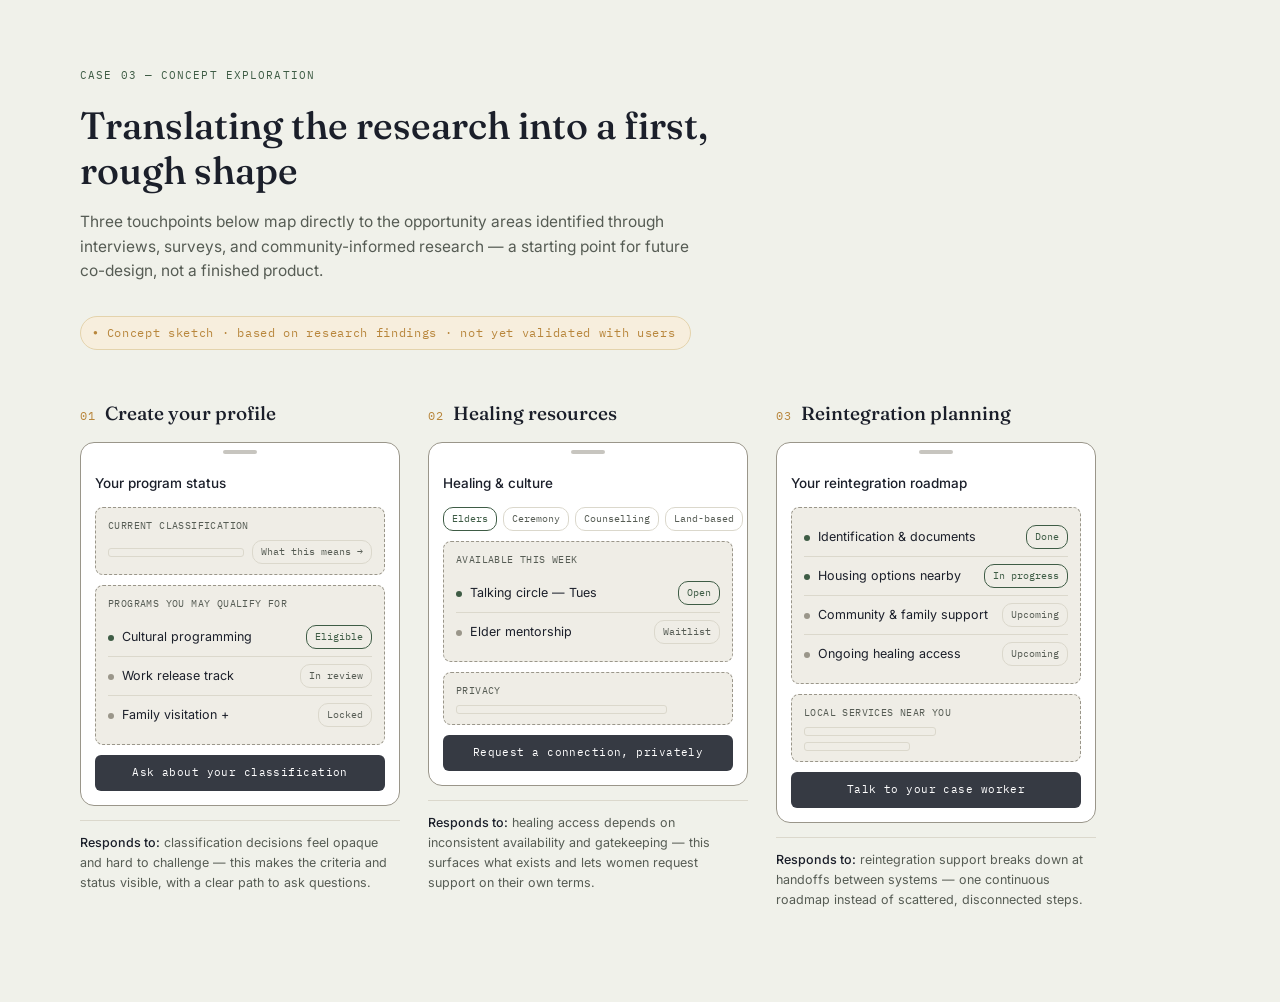
<file: indigenous-case-concept.html>
<!DOCTYPE html>
<html lang="en">
<head>
<meta charset="UTF-8">
<meta name="viewport" content="width=device-width, initial-scale=1.0">
<title>Design research for dignity — concept exploration</title>
<link rel="preconnect" href="https://fonts.googleapis.com">
<link rel="preconnect" href="https://fonts.gstatic.com" crossorigin>
<link href="https://fonts.googleapis.com/css2?family=Fraunces:opsz,wght@9..144,300;9..144,400;9..144,500;9..144,600&family=Inter:wght@400;500;600&family=IBM+Plex+Mono:wght@400;500&display=swap" rel="stylesheet">
<style>
  :root{
    --bg:#F0F1EA;
    --surface:#FFFFFF;
    --ink:#1B1F2A;
    --ink-soft:#565C54;
    --accent:#3E5C45;
    --warm:#B8863C;
    --warm-bg:#F7EEDD;
    --rule:#DBD8CC;
    --wire:#9A968A;
    --wire-fill:#EFEDE6;
    --font-display:'Fraunces', serif;
    --font-body:'Inter', sans-serif;
    --font-mono:'IBM Plex Mono', monospace;
  }
  *{box-sizing:border-box;}
  body{
    margin:0; background:var(--bg); color:var(--ink);
    font-family:var(--font-body); line-height:1.6; padding:56px 40px 80px;
    -webkit-font-smoothing:antialiased;
  }
  .wrap{max-width:1120px; margin:0 auto;}

  .case-tag{
    font-family:var(--font-mono); font-size:11px; letter-spacing:0.1em;
    color:var(--accent); margin-bottom:18px;
  }
  h1{
    font-family:var(--font-display); font-weight:500;
    font-size:clamp(28px,4vw,38px); line-height:1.2; margin:0 0 16px; max-width:680px;
  }
  .intro{max-width:620px; color:var(--ink-soft); font-size:15.5px; margin:0 0 20px;}
  .status-pill{
    display:inline-flex; align-items:center; gap:8px;
    font-family:var(--font-mono); font-size:11.5px; letter-spacing:0.06em;
    color:var(--warm); background:var(--warm-bg);
    border:1px solid #E4D3AC; border-radius:20px; padding:7px 14px 7px 12px;
    margin-bottom:48px;
  }
  .status-pill::before{content:"●"; font-size:8px;}

  .flow{display:flex; gap:28px; flex-wrap:wrap; align-items:flex-start;}
  .step{width:320px; display:flex; flex-direction:column;}
  .step-head{display:flex; align-items:baseline; gap:10px; margin-bottom:14px;}
  .step-num{font-family:var(--font-mono); font-size:12px; color:var(--warm); letter-spacing:0.05em;}
  .step-title{font-family:var(--font-display); font-weight:500; font-size:19px;}

  .device{
    background:var(--surface);
    border:1.5px solid var(--wire);
    border-radius:14px;
    padding:14px;
    position:relative;
  }
  .device::before{
    content:""; position:absolute; top:7px; left:50%; transform:translateX(-50%);
    width:34px; height:4px; border-radius:2px; background:var(--wire);
    opacity:.55;
  }
  .screen{margin-top:16px;}
  .bar{height:9px; border-radius:3px; background:var(--wire-fill); border:1px solid var(--rule);}
  .bar.w-60{width:60%;} .bar.w-40{width:40%;} .bar.w-80{width:80%;} .bar.w-50{width:50%;}
  .scr-head{font-family:var(--font-body); font-weight:500; font-size:13.5px; color:var(--ink); margin-bottom:12px;}

  .block{
    border:1px dashed var(--wire); border-radius:8px; padding:10px 12px; margin-bottom:10px;
    background:var(--wire-fill);
  }
  .block .label{font-family:var(--font-mono); font-size:10px; color:var(--ink-soft); letter-spacing:.04em; margin-bottom:6px; display:block;}
  .row{display:flex; justify-content:space-between; align-items:center; gap:8px;}
  .chip{
    font-family:var(--font-mono); font-size:10px; padding:3px 8px; border-radius:10px;
    border:1px solid var(--rule); color:var(--ink-soft); white-space:nowrap;
  }
  .chip.open{color:var(--accent); border-color:var(--accent);}
  .list-item{display:flex; justify-content:space-between; align-items:center; padding:7px 0; border-bottom:1px solid var(--rule); font-size:12.5px;}
  .list-item:last-child{border-bottom:none;}
  .list-item .dot{width:6px; height:6px; border-radius:50%; background:var(--wire); display:inline-block; margin-right:8px;}
  .list-item.done .dot{background:var(--accent);}
  .cta{
    margin-top:6px; text-align:center; font-family:var(--font-mono); font-size:11px;
    letter-spacing:.04em; color:var(--surface); background:var(--ink);
    border-radius:6px; padding:9px; opacity:.88;
  }

  .caption{
    font-size:12.5px; color:var(--ink-soft); margin-top:14px; padding-top:12px;
    border-top:1px solid var(--rule);
  }
  .caption b{color:var(--ink); font-weight:500;}

  @media (max-width:720px){
    body{padding:40px 20px 60px;}
    .step{width:100%;}
  }
</style>
</head>
<body>
<div class="wrap">
  <p class="case-tag">CASE 03 — CONCEPT EXPLORATION</p>
  <h1>Translating the research into a first, rough shape</h1>
  <p class="intro">Three touchpoints below map directly to the opportunity areas identified through interviews, surveys, and community-informed research — a starting point for future co-design, not a finished product.</p>
  <p class="status-pill">Concept sketch · based on research findings · not yet validated with users</p>

  <div class="flow">

    <div class="step">
      <div class="step-head"><span class="step-num">01</span><span class="step-title">Create your profile</span></div>
      <div class="device">
        <div class="screen">
          <p class="scr-head">Your program status</p>
          <div class="block">
            <span class="label">CURRENT CLASSIFICATION</span>
            <div class="row"><span class="bar w-60"></span><span class="chip">What this means →</span></div>
          </div>
          <div class="block">
            <span class="label">PROGRAMS YOU MAY QUALIFY FOR</span>
            <div class="list-item done"><span><span class="dot"></span>Cultural programming</span><span class="chip open">Eligible</span></div>
            <div class="list-item"><span><span class="dot"></span>Work release track</span><span class="chip">In review</span></div>
            <div class="list-item"><span><span class="dot"></span>Family visitation +</span><span class="chip">Locked</span></div>
          </div>
          <div class="cta">Ask about your classification</div>
        </div>
      </div>
      <p class="caption"><b>Responds to:</b> classification decisions feel opaque and hard to challenge — this makes the criteria and status visible, with a clear path to ask questions.</p>
    </div>

    <div class="step">
      <div class="step-head"><span class="step-num">02</span><span class="step-title">Healing resources</span></div>
      <div class="device">
        <div class="screen">
          <p class="scr-head">Healing &amp; culture</p>
          <div class="row" style="margin-bottom:10px; gap:6px;">
            <span class="chip open">Elders</span><span class="chip">Ceremony</span><span class="chip">Counselling</span><span class="chip">Land-based</span>
          </div>
          <div class="block">
            <span class="label">AVAILABLE THIS WEEK</span>
            <div class="list-item done"><span><span class="dot"></span>Talking circle — Tues</span><span class="chip open">Open</span></div>
            <div class="list-item"><span><span class="dot"></span>Elder mentorship</span><span class="chip">Waitlist</span></div>
          </div>
          <div class="block">
            <span class="label">PRIVACY</span>
            <div class="bar w-80"></div>
          </div>
          <div class="cta">Request a connection, privately</div>
        </div>
      </div>
      <p class="caption"><b>Responds to:</b> healing access depends on inconsistent availability and gatekeeping — this surfaces what exists and lets women request support on their own terms.</p>
    </div>

    <div class="step">
      <div class="step-head"><span class="step-num">03</span><span class="step-title">Reintegration planning</span></div>
      <div class="device">
        <div class="screen">
          <p class="scr-head">Your reintegration roadmap</p>
          <div class="block">
            <div class="list-item done"><span><span class="dot"></span>Identification &amp; documents</span><span class="chip open">Done</span></div>
            <div class="list-item done"><span><span class="dot"></span>Housing options nearby</span><span class="chip open">In progress</span></div>
            <div class="list-item"><span><span class="dot"></span>Community &amp; family support</span><span class="chip">Upcoming</span></div>
            <div class="list-item"><span><span class="dot"></span>Ongoing healing access</span><span class="chip">Upcoming</span></div>
          </div>
          <div class="block">
            <span class="label">LOCAL SERVICES NEAR YOU</span>
            <div class="bar w-50" style="margin-bottom:6px;"></div>
            <div class="bar w-40"></div>
          </div>
          <div class="cta">Talk to your case worker</div>
        </div>
      </div>
      <p class="caption"><b>Responds to:</b> reintegration support breaks down at handoffs between systems — one continuous roadmap instead of scattered, disconnected steps.</p>
    </div>

  </div>
</div>
</body>
</html>
</file>
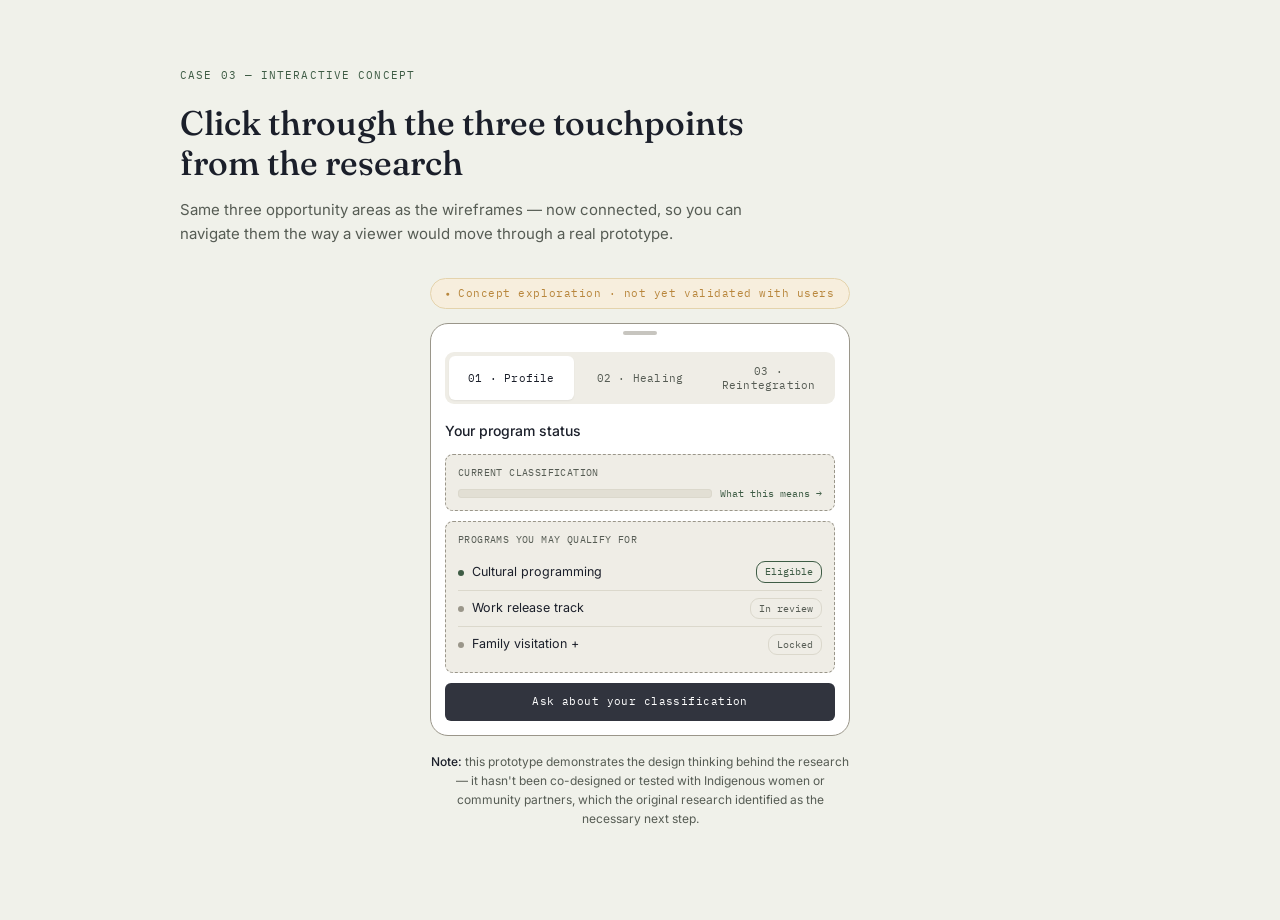
<file: indigenous-case-interactive.html>
<!DOCTYPE html>
<html lang="en">
<head>
<meta charset="UTF-8">
<meta name="viewport" content="width=device-width, initial-scale=1.0">
<title>Design research for dignity — interactive concept</title>
<link rel="preconnect" href="https://fonts.googleapis.com">
<link rel="preconnect" href="https://fonts.gstatic.com" crossorigin>
<link href="https://fonts.googleapis.com/css2?family=Fraunces:opsz,wght@9..144,300;9..144,400;9..144,500;9..144,600&family=Inter:wght@400;500;600&family=IBM+Plex+Mono:wght@400;500&display=swap" rel="stylesheet">
<style>
  :root{
    --bg:#F0F1EA; --surface:#FFFFFF; --ink:#1B1F2A; --ink-soft:#565C54;
    --accent:#3E5C45; --warm:#B8863C; --warm-bg:#F7EEDD; --rule:#DBD8CC;
    --wire:#9A968A; --wire-fill:#EFEDE6;
    --font-display:'Fraunces', serif; --font-body:'Inter', sans-serif; --font-mono:'IBM Plex Mono', monospace;
  }
  *{box-sizing:border-box;}
  body{margin:0; background:var(--bg); color:var(--ink); font-family:var(--font-body); line-height:1.6; padding:56px 40px 80px; -webkit-font-smoothing:antialiased;}
  .wrap{max-width:920px; margin:0 auto;}
  .case-tag{font-family:var(--font-mono); font-size:11px; letter-spacing:0.1em; color:var(--accent); margin-bottom:18px;}
  h1{font-family:var(--font-display); font-weight:500; font-size:clamp(26px,4vw,34px); line-height:1.2; margin:0 0 14px; max-width:640px;}
  .intro{max-width:600px; color:var(--ink-soft); font-size:15px; margin:0 0 32px;}

  .prototype{max-width:420px; margin:0 auto;}
  .badge{
    display:flex; align-items:center; gap:8px; justify-content:center;
    font-family:var(--font-mono); font-size:10.5px; letter-spacing:.05em;
    color:var(--warm); background:var(--warm-bg); border:1px solid #E4D3AC;
    border-radius:20px; padding:6px 14px; margin:0 0 14px; text-align:center;
  }
  .badge::before{content:"●"; font-size:7px;}

  .device{background:var(--surface); border:1.5px solid var(--wire); border-radius:18px; padding:14px; position:relative;}
  .device::before{content:""; position:absolute; top:7px; left:50%; transform:translateX(-50%); width:34px; height:4px; border-radius:2px; background:var(--wire); opacity:.55;}

  .tabs{display:flex; gap:4px; margin:14px 0 16px; background:var(--wire-fill); border-radius:9px; padding:4px;}
  .tab{
    flex:1; text-align:center; font-family:var(--font-mono); font-size:10.5px; letter-spacing:.02em;
    padding:8px 4px; border-radius:6px; cursor:pointer; color:var(--ink-soft); border:none; background:none;
    transition:background .15s ease, color .15s ease;
  }
  .tab.active{background:var(--surface); color:var(--ink); box-shadow:0 1px 2px rgba(0,0,0,.06);}

  .screen{display:none; animation:fade .25s ease;}
  .screen.active{display:block;}
  @keyframes fade{from{opacity:0; transform:translateY(4px);} to{opacity:1; transform:translateY(0);}}

  .scr-head{font-weight:500; font-size:14px; margin:0 0 12px;}
  .block{border:1px dashed var(--wire); border-radius:8px; padding:10px 12px; margin-bottom:10px; background:var(--wire-fill);}
  .label{font-family:var(--font-mono); font-size:10px; color:var(--ink-soft); letter-spacing:.04em; margin-bottom:6px; display:block;}
  .row{display:flex; justify-content:space-between; align-items:center; gap:8px;}
  .bar{height:9px; border-radius:3px; background:#e2dfd4; border:1px solid var(--rule); flex:1;}

  .expand-btn{
    font-family:var(--font-mono); font-size:10px; color:var(--accent); background:none; border:none;
    cursor:pointer; padding:0; text-align:right;
  }
  .expand-text{
    font-size:12px; color:var(--ink-soft); margin-top:8px; padding-top:8px; border-top:1px solid var(--rule);
    display:none;
  }
  .expand-text.open{display:block;}

  .chip{
    font-family:var(--font-mono); font-size:10px; padding:4px 10px; border-radius:10px;
    border:1px solid var(--rule); color:var(--ink-soft); white-space:nowrap; cursor:pointer;
    background:var(--surface); transition:.15s ease;
  }
  .chip.active{color:var(--surface); background:var(--accent); border-color:var(--accent);}

  .list-item{display:flex; justify-content:space-between; align-items:center; padding:7px 0; border-bottom:1px solid var(--rule); font-size:12.5px; cursor:pointer;}
  .list-item:last-child{border-bottom:none;}
  .dot{width:6px; height:6px; border-radius:50%; background:var(--wire); display:inline-block; margin-right:8px;}
  .list-item.done .dot{background:var(--accent);}
  .status-chip{font-family:var(--font-mono); font-size:9.5px; padding:2px 8px; border-radius:9px; border:1px solid var(--rule); color:var(--ink-soft);}
  .status-chip.done{color:var(--accent); border-color:var(--accent);}

  .cta{margin-top:4px; text-align:center; font-family:var(--font-mono); font-size:11px; letter-spacing:.04em; color:var(--surface); background:var(--ink); border-radius:6px; padding:10px; cursor:pointer; opacity:.9; transition:opacity .15s ease;}
  .cta:hover{opacity:1;}
  .confirm{font-family:var(--font-mono); font-size:10.5px; color:var(--accent); text-align:center; margin-top:8px; display:none;}
  .confirm.show{display:block;}

  .caption{font-size:12px; color:var(--ink-soft); margin-top:16px; text-align:center; max-width:420px; margin-left:auto; margin-right:auto;}
  .caption b{color:var(--ink); font-weight:500;}

  @media (max-width:520px){ body{padding:36px 16px 56px;} }
</style>
</head>
<body>
<div class="wrap">
  <p class="case-tag">CASE 03 — INTERACTIVE CONCEPT</p>
  <h1>Click through the three touchpoints from the research</h1>
  <p class="intro">Same three opportunity areas as the wireframes — now connected, so you can navigate them the way a viewer would move through a real prototype.</p>

  <div class="prototype">
    <p class="badge">Concept exploration · not yet validated with users</p>
    <div class="device">
      <div class="tabs">
        <button class="tab active" data-tab="0">01 · Profile</button>
        <button class="tab" data-tab="1">02 · Healing</button>
        <button class="tab" data-tab="2">03 · Reintegration</button>
      </div>

      <div class="screen active" data-screen="0">
        <p class="scr-head">Your program status</p>
        <div class="block">
          <span class="label">CURRENT CLASSIFICATION</span>
          <div class="row"><span class="bar"></span><button class="expand-btn" onclick="this.nextElementSibling.classList.toggle('open')">What this means →</button></div>
          <p class="expand-text">Your classification affects which programs and visits you can access. This explains the criteria in plain language and what would need to change to move levels.</p>
        </div>
        <div class="block">
          <span class="label">PROGRAMS YOU MAY QUALIFY FOR</span>
          <div class="list-item done"><span><span class="dot"></span>Cultural programming</span><span class="status-chip done">Eligible</span></div>
          <div class="list-item"><span><span class="dot"></span>Work release track</span><span class="status-chip">In review</span></div>
          <div class="list-item"><span><span class="dot"></span>Family visitation +</span><span class="status-chip">Locked</span></div>
        </div>
        <div class="cta" onclick="showConfirm(0)">Ask about your classification</div>
        <p class="confirm" id="confirm-0">Question sent — a case worker will follow up.</p>
      </div>

      <div class="screen" data-screen="1">
        <p class="scr-head">Healing &amp; culture</p>
        <div class="row" style="margin-bottom:12px; gap:6px; flex-wrap:wrap;">
          <span class="chip active" onclick="selectChip(this)">Elders</span>
          <span class="chip" onclick="selectChip(this)">Ceremony</span>
          <span class="chip" onclick="selectChip(this)">Counselling</span>
          <span class="chip" onclick="selectChip(this)">Land-based</span>
        </div>
        <div class="block">
          <span class="label">AVAILABLE THIS WEEK</span>
          <div class="list-item done"><span><span class="dot"></span>Talking circle — Tues</span><span class="status-chip done">Open</span></div>
          <div class="list-item"><span><span class="dot"></span>Elder mentorship</span><span class="status-chip">Waitlist</span></div>
        </div>
        <div class="cta" onclick="showConfirm(1)">Request a connection, privately</div>
        <p class="confirm" id="confirm-1">Sent privately — only you and the elder coordinator see this.</p>
      </div>

      <div class="screen" data-screen="2">
        <p class="scr-head">Your reintegration roadmap</p>
        <div class="block">
          <div class="list-item done" onclick="cycleStatus(this)"><span><span class="dot"></span>Identification &amp; documents</span><span class="status-chip done">Done</span></div>
          <div class="list-item done" onclick="cycleStatus(this)"><span><span class="dot"></span>Housing options nearby</span><span class="status-chip done">In progress</span></div>
          <div class="list-item" onclick="cycleStatus(this)"><span><span class="dot"></span>Community &amp; family support</span><span class="status-chip">Upcoming</span></div>
          <div class="list-item" onclick="cycleStatus(this)"><span><span class="dot"></span>Ongoing healing access</span><span class="status-chip">Upcoming</span></div>
        </div>
        <p style="font-size:11px; color:var(--ink-soft); text-align:center; margin:-2px 0 12px;">Tap a step to preview how status updates would look</p>
        <div class="cta" onclick="showConfirm(2)">Talk to your case worker</div>
        <p class="confirm" id="confirm-2">Message sent to your assigned case worker.</p>
      </div>
    </div>
  </div>

  <p class="caption"><b>Note:</b> this prototype demonstrates the design thinking behind the research — it hasn't been co-designed or tested with Indigenous women or community partners, which the original research identified as the necessary next step.</p>
</div>

<script>
  document.querySelectorAll('.tab').forEach(function(tab){
    tab.addEventListener('click', function(){
      var i = this.dataset.tab;
      document.querySelectorAll('.tab').forEach(function(t){t.classList.remove('active');});
      document.querySelectorAll('.screen').forEach(function(s){s.classList.remove('active');});
      this.classList.add('active');
      document.querySelector('.screen[data-screen="'+i+'"]').classList.add('active');
    });
  });
  function selectChip(el){
    el.parentElement.querySelectorAll('.chip').forEach(function(c){c.classList.remove('active');});
    el.classList.add('active');
  }
  function cycleStatus(el){
    var chip = el.querySelector('.status-chip');
    var states = ['Upcoming','In progress','Done'];
    var i = states.indexOf(chip.textContent);
    var next = states[(i+1) % states.length];
    chip.textContent = next;
    chip.classList.toggle('done', next === 'Done' || next === 'In progress');
    el.classList.toggle('done', next === 'Done' || next === 'In progress');
  }
  function showConfirm(i){
    var el = document.getElementById('confirm-'+i);
    el.classList.add('show');
    setTimeout(function(){ el.classList.remove('show'); }, 3500);
  }
</script>
</body>
</html>
</file>
